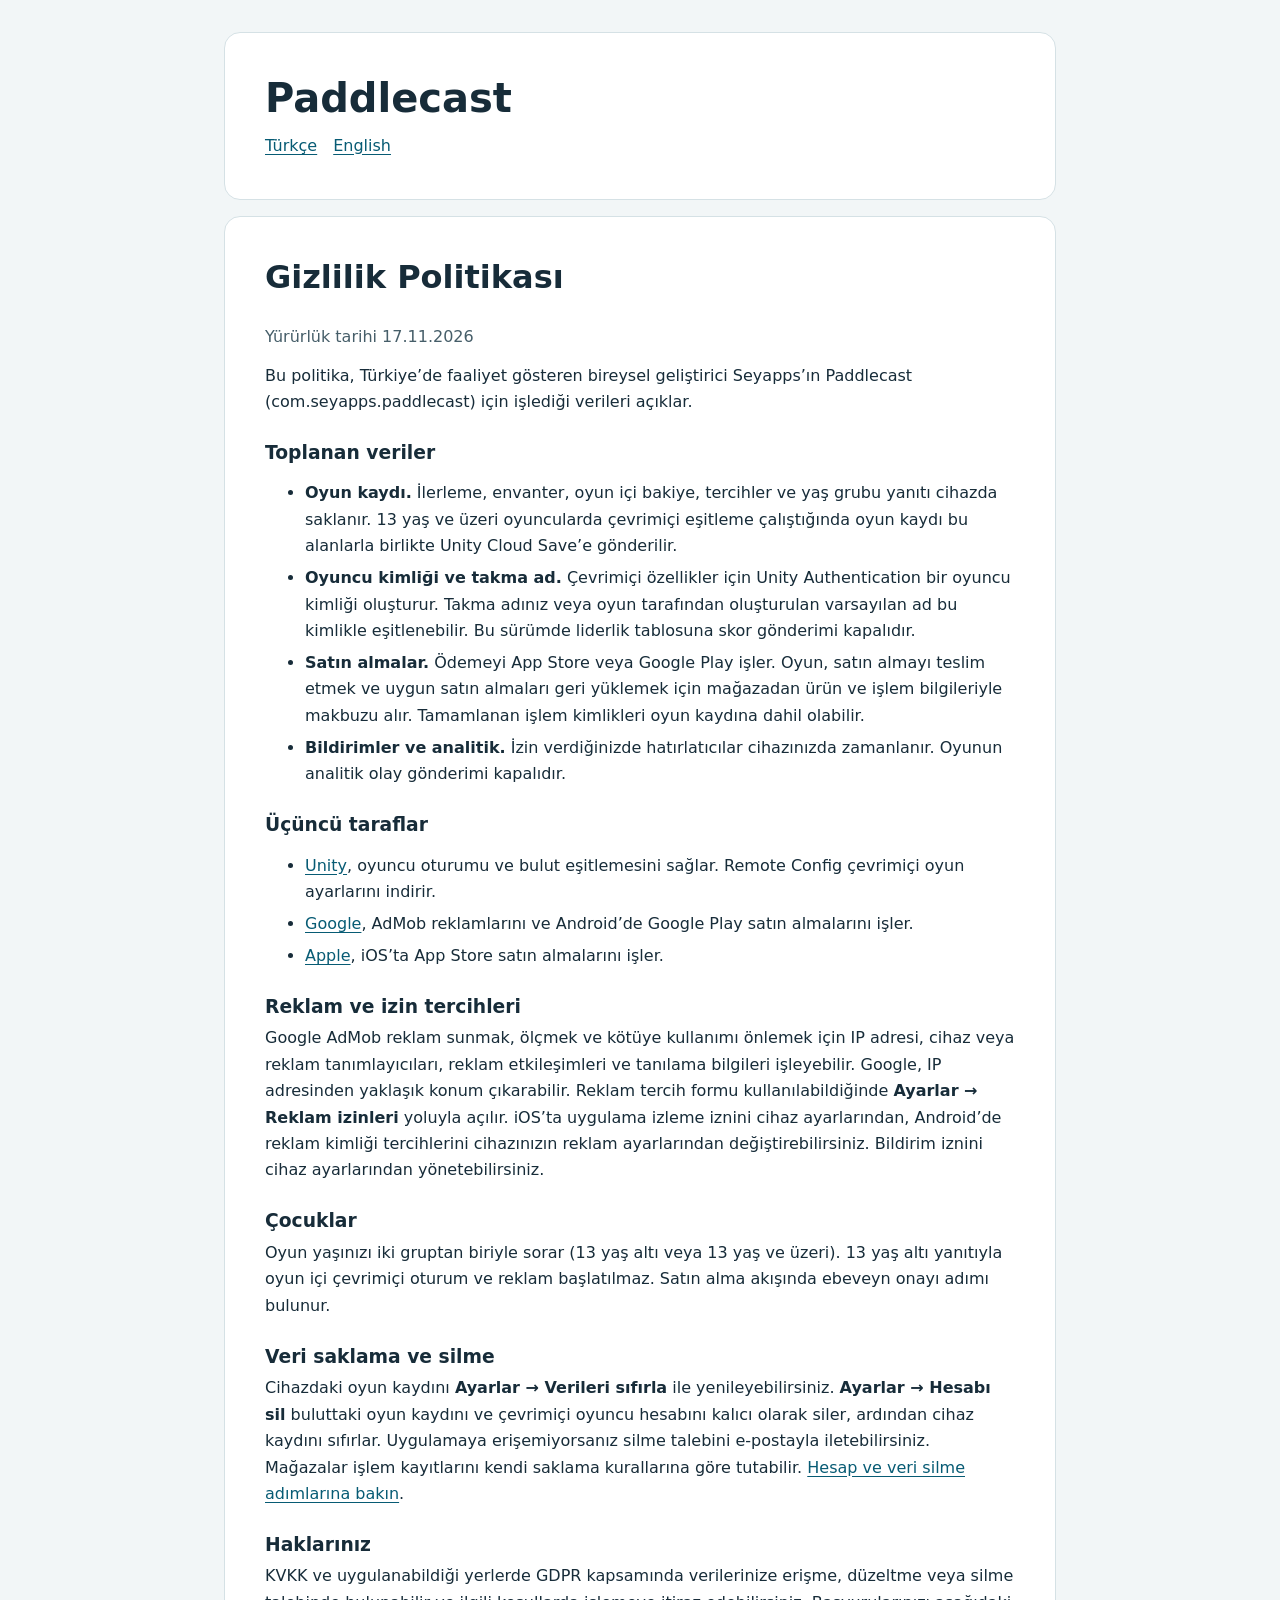
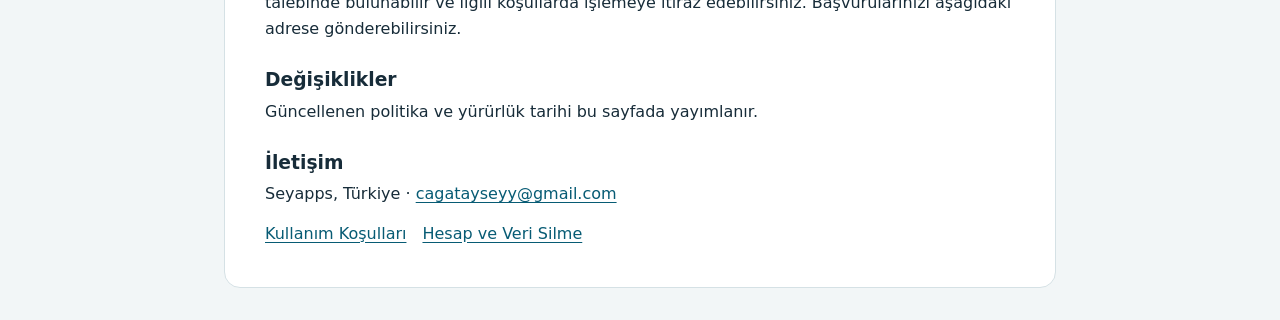
<file: index.html>
<!doctype html>
<html lang="tr">
<head>
<meta charset="utf-8">
<meta name="viewport" content="width=device-width, initial-scale=1">
<title>Paddlecast | Gizlilik Politikası</title>
<link rel="stylesheet" href="style.css">
</head>
<body>
<main>
<header>
<h1>Paddlecast</h1>
<nav aria-label="Dil / Language">
<a href="index.html" lang="tr">Türkçe</a>
<a href="privacy-en.html" lang="en">English</a>
</nav>
</header>
<article id="tr" lang="tr" tabindex="-1">
<h2>Gizlilik Politikası</h2>
<p class="meta">Yürürlük tarihi <time datetime="2026-11-17">17.11.2026</time></p>
<p>Bu politika, Türkiye’de faaliyet gösteren bireysel geliştirici Seyapps’ın Paddlecast (com.seyapps.paddlecast) için işlediği verileri açıklar.</p>
<h3>Toplanan veriler</h3>
<ul>
<li><strong>Oyun kaydı.</strong> İlerleme, envanter, oyun içi bakiye, tercihler ve yaş grubu yanıtı cihazda saklanır. 13 yaş ve üzeri oyuncularda çevrimiçi eşitleme çalıştığında oyun kaydı bu alanlarla birlikte Unity Cloud Save’e gönderilir.</li>
<li><strong>Oyuncu kimliği ve takma ad.</strong> Çevrimiçi özellikler için Unity Authentication bir oyuncu kimliği oluşturur. Takma adınız veya oyun tarafından oluşturulan varsayılan ad bu kimlikle eşitlenebilir. Bu sürümde liderlik tablosuna skor gönderimi kapalıdır.</li>
<li><strong>Satın almalar.</strong> Ödemeyi App Store veya Google Play işler. Oyun, satın almayı teslim etmek ve uygun satın almaları geri yüklemek için mağazadan ürün ve işlem bilgileriyle makbuzu alır. Tamamlanan işlem kimlikleri oyun kaydına dahil olabilir.</li>
<li><strong>Bildirimler ve analitik.</strong> İzin verdiğinizde hatırlatıcılar cihazınızda zamanlanır. Oyunun analitik olay gönderimi kapalıdır.</li>
</ul>
<h3>Üçüncü taraflar</h3>
<ul>
<li><a href="https://unity.com/legal/game-player-and-app-user-privacy-policy">Unity</a>, oyuncu oturumu ve bulut eşitlemesini sağlar. Remote Config çevrimiçi oyun ayarlarını indirir.</li>
<li><a href="https://policies.google.com/privacy">Google</a>, AdMob reklamlarını ve Android’de Google Play satın almalarını işler.</li>
<li><a href="https://www.apple.com/legal/privacy/">Apple</a>, iOS’ta App Store satın almalarını işler.</li>
</ul>
<h3>Reklam ve izin tercihleri</h3>
<p>Google AdMob reklam sunmak, ölçmek ve kötüye kullanımı önlemek için IP adresi, cihaz veya reklam tanımlayıcıları, reklam etkileşimleri ve tanılama bilgileri işleyebilir. Google, IP adresinden yaklaşık konum çıkarabilir. Reklam tercih formu kullanılabildiğinde <strong>Ayarlar → Reklam izinleri</strong> yoluyla açılır. iOS’ta uygulama izleme iznini cihaz ayarlarından, Android’de reklam kimliği tercihlerini cihazınızın reklam ayarlarından değiştirebilirsiniz. Bildirim iznini cihaz ayarlarından yönetebilirsiniz.</p>
<h3>Çocuklar</h3>
<p>Oyun yaşınızı iki gruptan biriyle sorar (13 yaş altı veya 13 yaş ve üzeri). 13 yaş altı yanıtıyla oyun içi çevrimiçi oturum ve reklam başlatılmaz. Satın alma akışında ebeveyn onayı adımı bulunur.</p>
<h3>Veri saklama ve silme</h3>
<p>Cihazdaki oyun kaydını <strong>Ayarlar → Verileri sıfırla</strong> ile yenileyebilirsiniz. <strong>Ayarlar → Hesabı sil</strong> buluttaki oyun kaydını ve çevrimiçi oyuncu hesabını kalıcı olarak siler, ardından cihaz kaydını sıfırlar. Uygulamaya erişemiyorsanız silme talebini e-postayla iletebilirsiniz. Mağazalar işlem kayıtlarını kendi saklama kurallarına göre tutabilir. <a href="delete-account.html#tr">Hesap ve veri silme adımlarına bakın</a>.</p>
<h3>Haklarınız</h3>
<p>KVKK ve uygulanabildiği yerlerde GDPR kapsamında verilerinize erişme, düzeltme veya silme talebinde bulunabilir ve ilgili koşullarda işlemeye itiraz edebilirsiniz. Başvurularınızı aşağıdaki adrese gönderebilirsiniz.</p>
<h3>Değişiklikler</h3>
<p>Güncellenen politika ve yürürlük tarihi bu sayfada yayımlanır.</p>
<h3>İletişim</h3>
<p>Seyapps, Türkiye · <a href="mailto:cagatayseyy@gmail.com">cagatayseyy@gmail.com</a></p>
<nav><a href="terms.html#tr">Kullanım Koşulları</a> <a href="delete-account.html#tr">Hesap ve Veri Silme</a></nav>
</article>
</main>
</body>
</html>
</file>
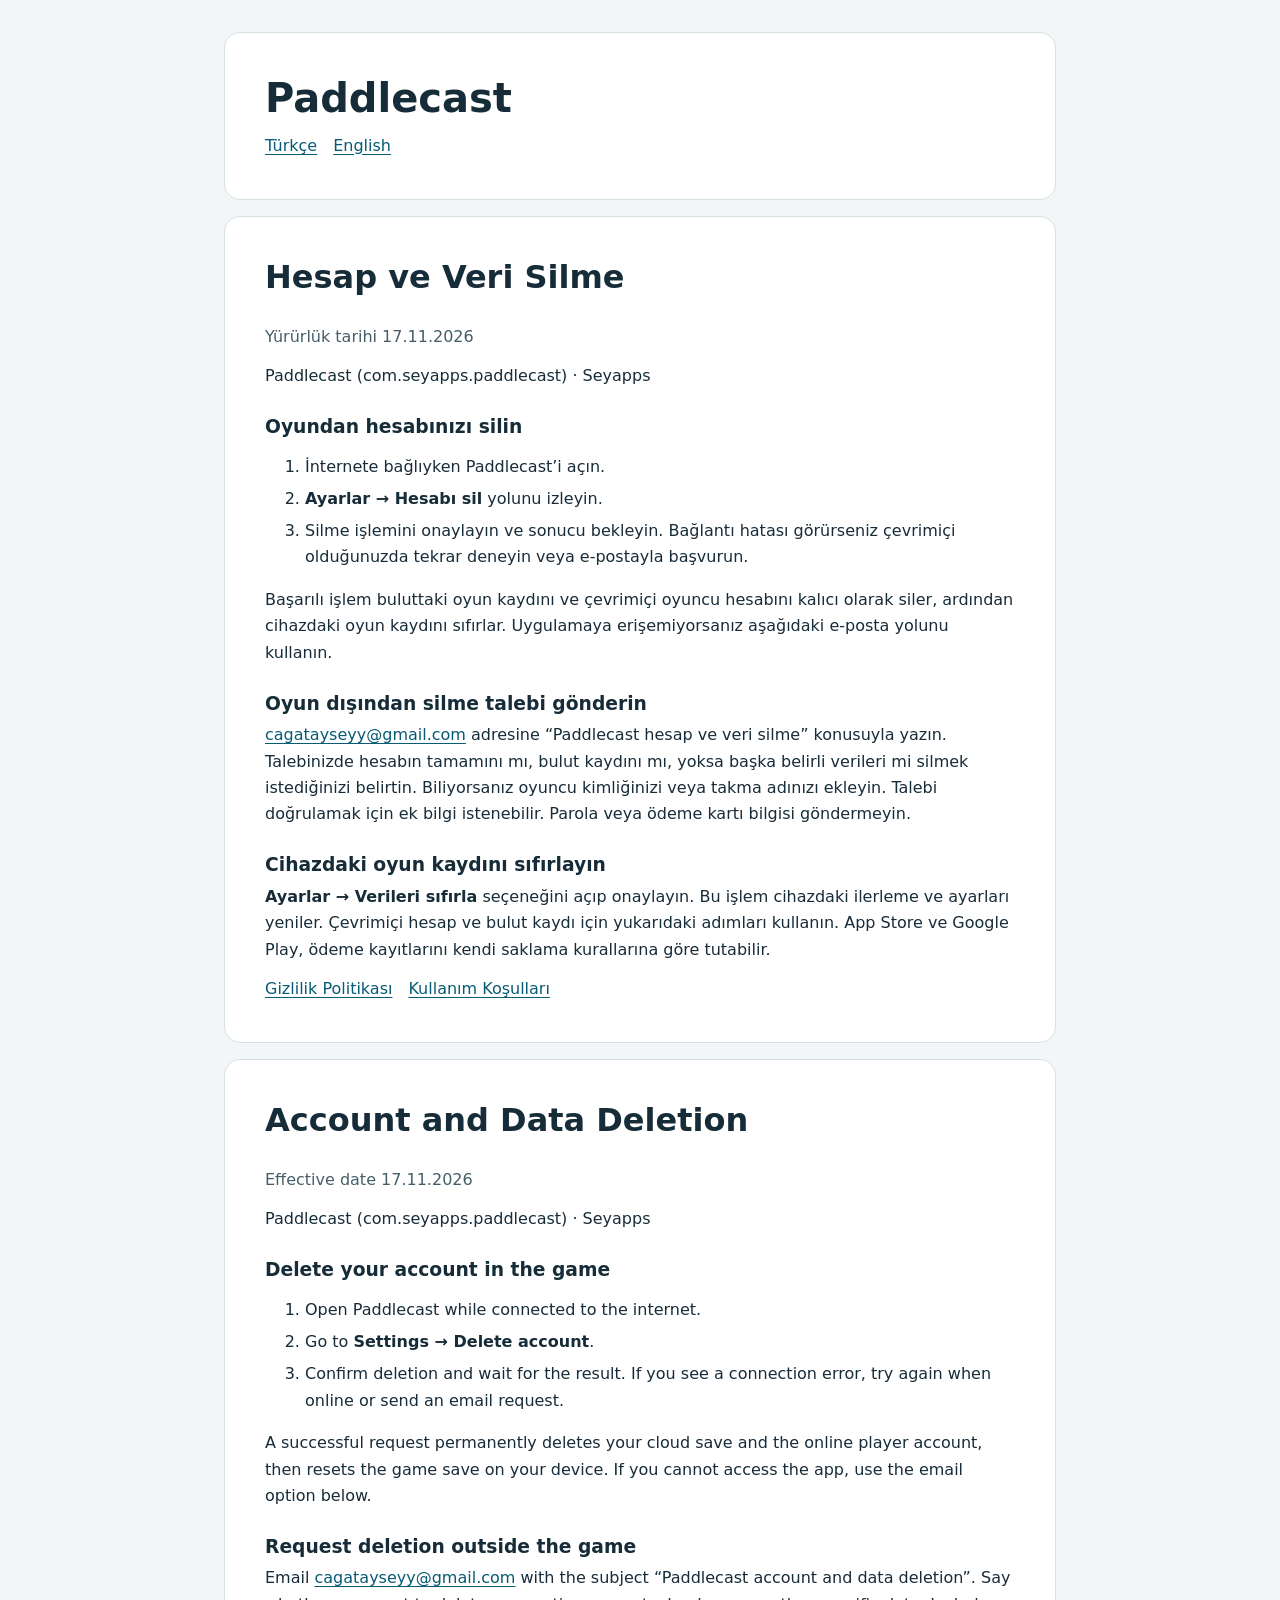
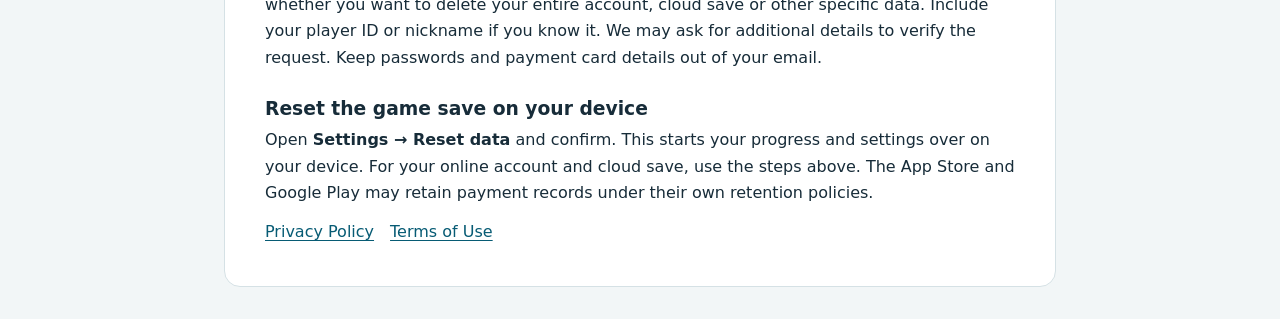
<file: delete-account.html>
<!doctype html>
<html lang="tr">
<head>
  <meta charset="utf-8">
  <meta name="viewport" content="width=device-width, initial-scale=1">
  <title>Paddlecast | Hesap ve Veri Silme / Account and Data Deletion</title>
  <style>
:root { color-scheme: light; font-family: system-ui, sans-serif; color: #172c39; background: #f2f6f7; }
* { box-sizing: border-box; }
body { margin: 0; line-height: 1.65; }
main { width: min(100% - 2rem, 52rem); margin: 2rem auto; }
header, article { background: #fff; padding: clamp(1rem, 4vw, 2.5rem); border: 1px solid #d5e1e5; border-radius: 1rem; }
article { margin-top: 1rem; scroll-margin-top: 1rem; }
h1, h2, h3 { line-height: 1.25; }
h1 { margin: 0 0 .6rem; font-size: clamp(1.6rem, 5vw, 2.5rem); }
h2 { font-size: clamp(1.4rem, 4vw, 2rem); margin-top: 0; }
h3 { margin: 1.6rem 0 .35rem; }
p { margin: .45rem 0 .8rem; }
a { color: #075b74; text-underline-offset: .18em; overflow-wrap: anywhere; }
a:focus-visible { outline: 2px solid #075b74; outline-offset: 4px; }
nav { display: flex; flex-wrap: wrap; gap: .45rem 1rem; }
li + li { margin-top: .35rem; }
.meta { color: #465e69; }
</style>
</head>
<body>
<main>
<header>
  <h1>Paddlecast</h1>
  <nav aria-label="Dil / Language">
    <a href="#tr" lang="tr">Türkçe</a>
    <a href="#en" lang="en">English</a>
  </nav>
</header>
<article id="tr" lang="tr" tabindex="-1">
  <h2>Hesap ve Veri Silme</h2>
  <p class="meta">Yürürlük tarihi <time datetime="2026-11-17">17.11.2026</time></p>
<p>Paddlecast (com.seyapps.paddlecast) · Seyapps</p>
  <h3>Oyundan hesabınızı silin</h3>
  <ol>
    <li>İnternete bağlıyken Paddlecast’i açın.</li>
    <li><strong>Ayarlar → Hesabı sil</strong> yolunu izleyin.</li>
    <li>Silme işlemini onaylayın ve sonucu bekleyin. Bağlantı hatası görürseniz çevrimiçi olduğunuzda tekrar deneyin veya e-postayla başvurun.</li>
  </ol>
  <p>Başarılı işlem buluttaki oyun kaydını ve çevrimiçi oyuncu hesabını kalıcı olarak siler, ardından cihazdaki oyun kaydını sıfırlar. Uygulamaya erişemiyorsanız aşağıdaki e-posta yolunu kullanın.</p>
  <h3>Oyun dışından silme talebi gönderin</h3>
  <p><a href="mailto:cagatayseyy@gmail.com">cagatayseyy@gmail.com</a> adresine “Paddlecast hesap ve veri silme” konusuyla yazın. Talebinizde hesabın tamamını mı, bulut kaydını mı, yoksa başka belirli verileri mi silmek istediğinizi belirtin. Biliyorsanız oyuncu kimliğinizi veya takma adınızı ekleyin. Talebi doğrulamak için ek bilgi istenebilir. Parola veya ödeme kartı bilgisi göndermeyin.</p>
  <h3>Cihazdaki oyun kaydını sıfırlayın</h3>
  <p><strong>Ayarlar → Verileri sıfırla</strong> seçeneğini açıp onaylayın. Bu işlem cihazdaki ilerleme ve ayarları yeniler. Çevrimiçi hesap ve bulut kaydı için yukarıdaki adımları kullanın. App Store ve Google Play, ödeme kayıtlarını kendi saklama kurallarına göre tutabilir.</p>
  <nav><a href="index.html#tr">Gizlilik Politikası</a> <a href="terms.html#tr">Kullanım Koşulları</a></nav>
</article>
<article id="en" lang="en" tabindex="-1">
  <h2>Account and Data Deletion</h2>
  <p class="meta">Effective date <time datetime="2026-11-17">17.11.2026</time></p>
<p>Paddlecast (com.seyapps.paddlecast) · Seyapps</p>
  <h3>Delete your account in the game</h3>
  <ol>
    <li>Open Paddlecast while connected to the internet.</li>
    <li>Go to <strong>Settings → Delete account</strong>.</li>
    <li>Confirm deletion and wait for the result. If you see a connection error, try again when online or send an email request.</li>
  </ol>
  <p>A successful request permanently deletes your cloud save and the online player account, then resets the game save on your device. If you cannot access the app, use the email option below.</p>
  <h3>Request deletion outside the game</h3>
  <p>Email <a href="mailto:cagatayseyy@gmail.com">cagatayseyy@gmail.com</a> with the subject “Paddlecast account and data deletion”. Say whether you want to delete your entire account, cloud save or other specific data. Include your player ID or nickname if you know it. We may ask for additional details to verify the request. Keep passwords and payment card details out of your email.</p>
  <h3>Reset the game save on your device</h3>
  <p>Open <strong>Settings → Reset data</strong> and confirm. This starts your progress and settings over on your device. For your online account and cloud save, use the steps above. The App Store and Google Play may retain payment records under their own retention policies.</p>
  <nav><a href="index.html#en">Privacy Policy</a> <a href="terms.html#en">Terms of Use</a></nav>
</article>
</main>
</body>
</html>
</file>
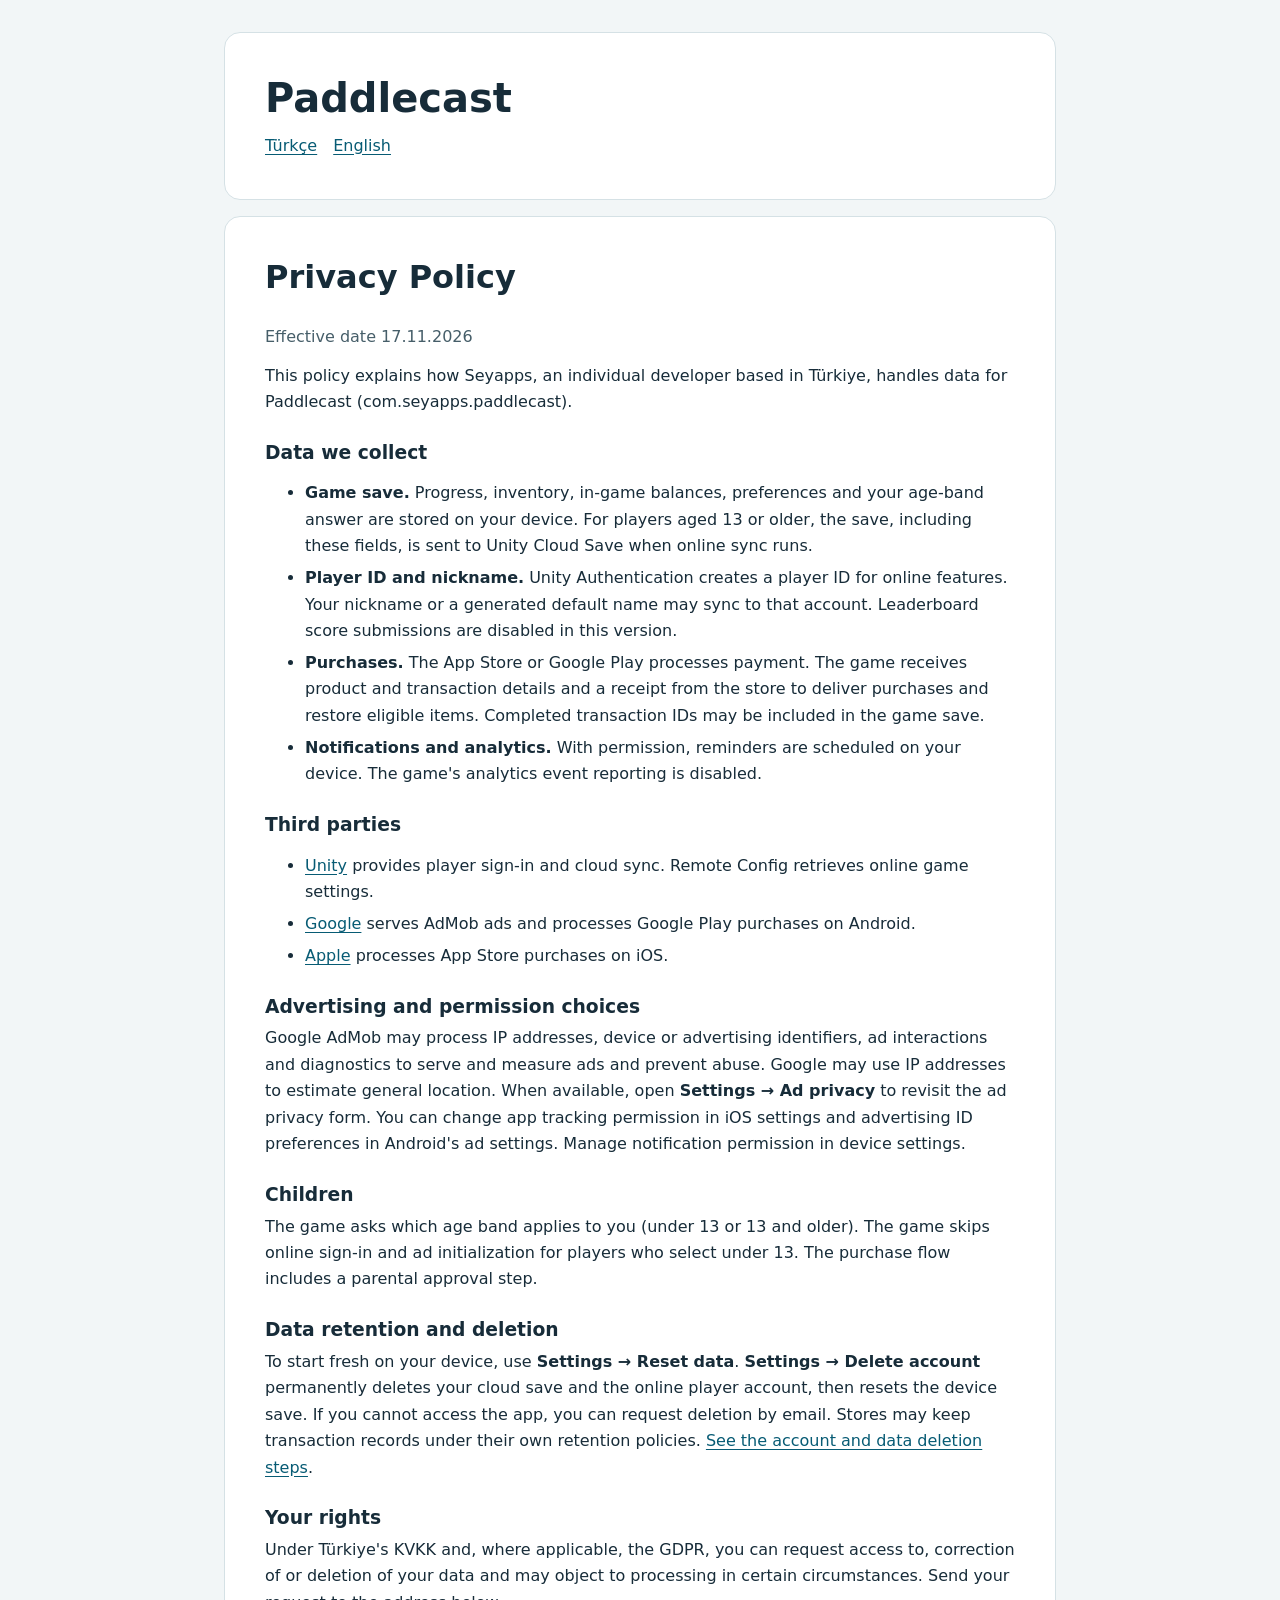
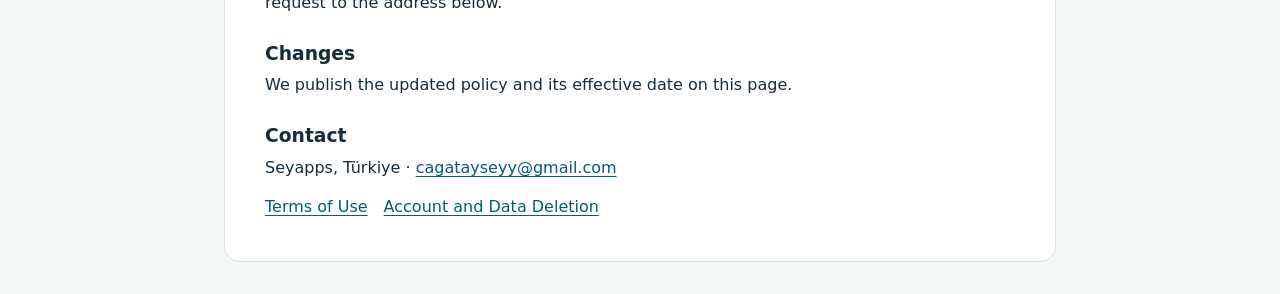
<file: privacy-en.html>
<!doctype html>
<html lang="en">
<head>
<meta charset="utf-8">
<meta name="viewport" content="width=device-width, initial-scale=1">
<title>Paddlecast | Privacy Policy</title>
<link rel="stylesheet" href="style.css">
</head>
<body>
<main>
<header>
<h1>Paddlecast</h1>
<nav aria-label="Dil / Language">
<a href="index.html" lang="tr">Türkçe</a>
<a href="privacy-en.html" lang="en">English</a>
</nav>
</header>
<article id="en" lang="en" tabindex="-1">
<h2>Privacy Policy</h2>
<p class="meta">Effective date <time datetime="2026-11-17">17.11.2026</time></p>
<p>This policy explains how Seyapps, an individual developer based in Türkiye, handles data for Paddlecast (com.seyapps.paddlecast).</p>
<h3>Data we collect</h3>
<ul>
<li><strong>Game save.</strong> Progress, inventory, in-game balances, preferences and your age-band answer are stored on your device. For players aged 13 or older, the save, including these fields, is sent to Unity Cloud Save when online sync runs.</li>
<li><strong>Player ID and nickname.</strong> Unity Authentication creates a player ID for online features. Your nickname or a generated default name may sync to that account. Leaderboard score submissions are disabled in this version.</li>
<li><strong>Purchases.</strong> The App Store or Google Play processes payment. The game receives product and transaction details and a receipt from the store to deliver purchases and restore eligible items. Completed transaction IDs may be included in the game save.</li>
<li><strong>Notifications and analytics.</strong> With permission, reminders are scheduled on your device. The game's analytics event reporting is disabled.</li>
</ul>
<h3>Third parties</h3>
<ul>
<li><a href="https://unity.com/legal/game-player-and-app-user-privacy-policy">Unity</a> provides player sign-in and cloud sync. Remote Config retrieves online game settings.</li>
<li><a href="https://policies.google.com/privacy">Google</a> serves AdMob ads and processes Google Play purchases on Android.</li>
<li><a href="https://www.apple.com/legal/privacy/">Apple</a> processes App Store purchases on iOS.</li>
</ul>
<h3>Advertising and permission choices</h3>
<p>Google AdMob may process IP addresses, device or advertising identifiers, ad interactions and diagnostics to serve and measure ads and prevent abuse. Google may use IP addresses to estimate general location. When available, open <strong>Settings → Ad privacy</strong> to revisit the ad privacy form. You can change app tracking permission in iOS settings and advertising ID preferences in Android's ad settings. Manage notification permission in device settings.</p>
<h3>Children</h3>
<p>The game asks which age band applies to you (under 13 or 13 and older). The game skips online sign-in and ad initialization for players who select under 13. The purchase flow includes a parental approval step.</p>
<h3>Data retention and deletion</h3>
<p>To start fresh on your device, use <strong>Settings → Reset data</strong>. <strong>Settings → Delete account</strong> permanently deletes your cloud save and the online player account, then resets the device save. If you cannot access the app, you can request deletion by email. Stores may keep transaction records under their own retention policies. <a href="delete-account.html#en">See the account and data deletion steps</a>.</p>
<h3>Your rights</h3>
<p>Under Türkiye's KVKK and, where applicable, the GDPR, you can request access to, correction of or deletion of your data and may object to processing in certain circumstances. Send your request to the address below.</p>
<h3>Changes</h3>
<p>We publish the updated policy and its effective date on this page.</p>
<h3>Contact</h3>
<p>Seyapps, Türkiye · <a href="mailto:cagatayseyy@gmail.com">cagatayseyy@gmail.com</a></p>
<nav><a href="terms.html#en">Terms of Use</a> <a href="delete-account.html#en">Account and Data Deletion</a></nav>
</article>
</main>
</body>
</html>
</file>
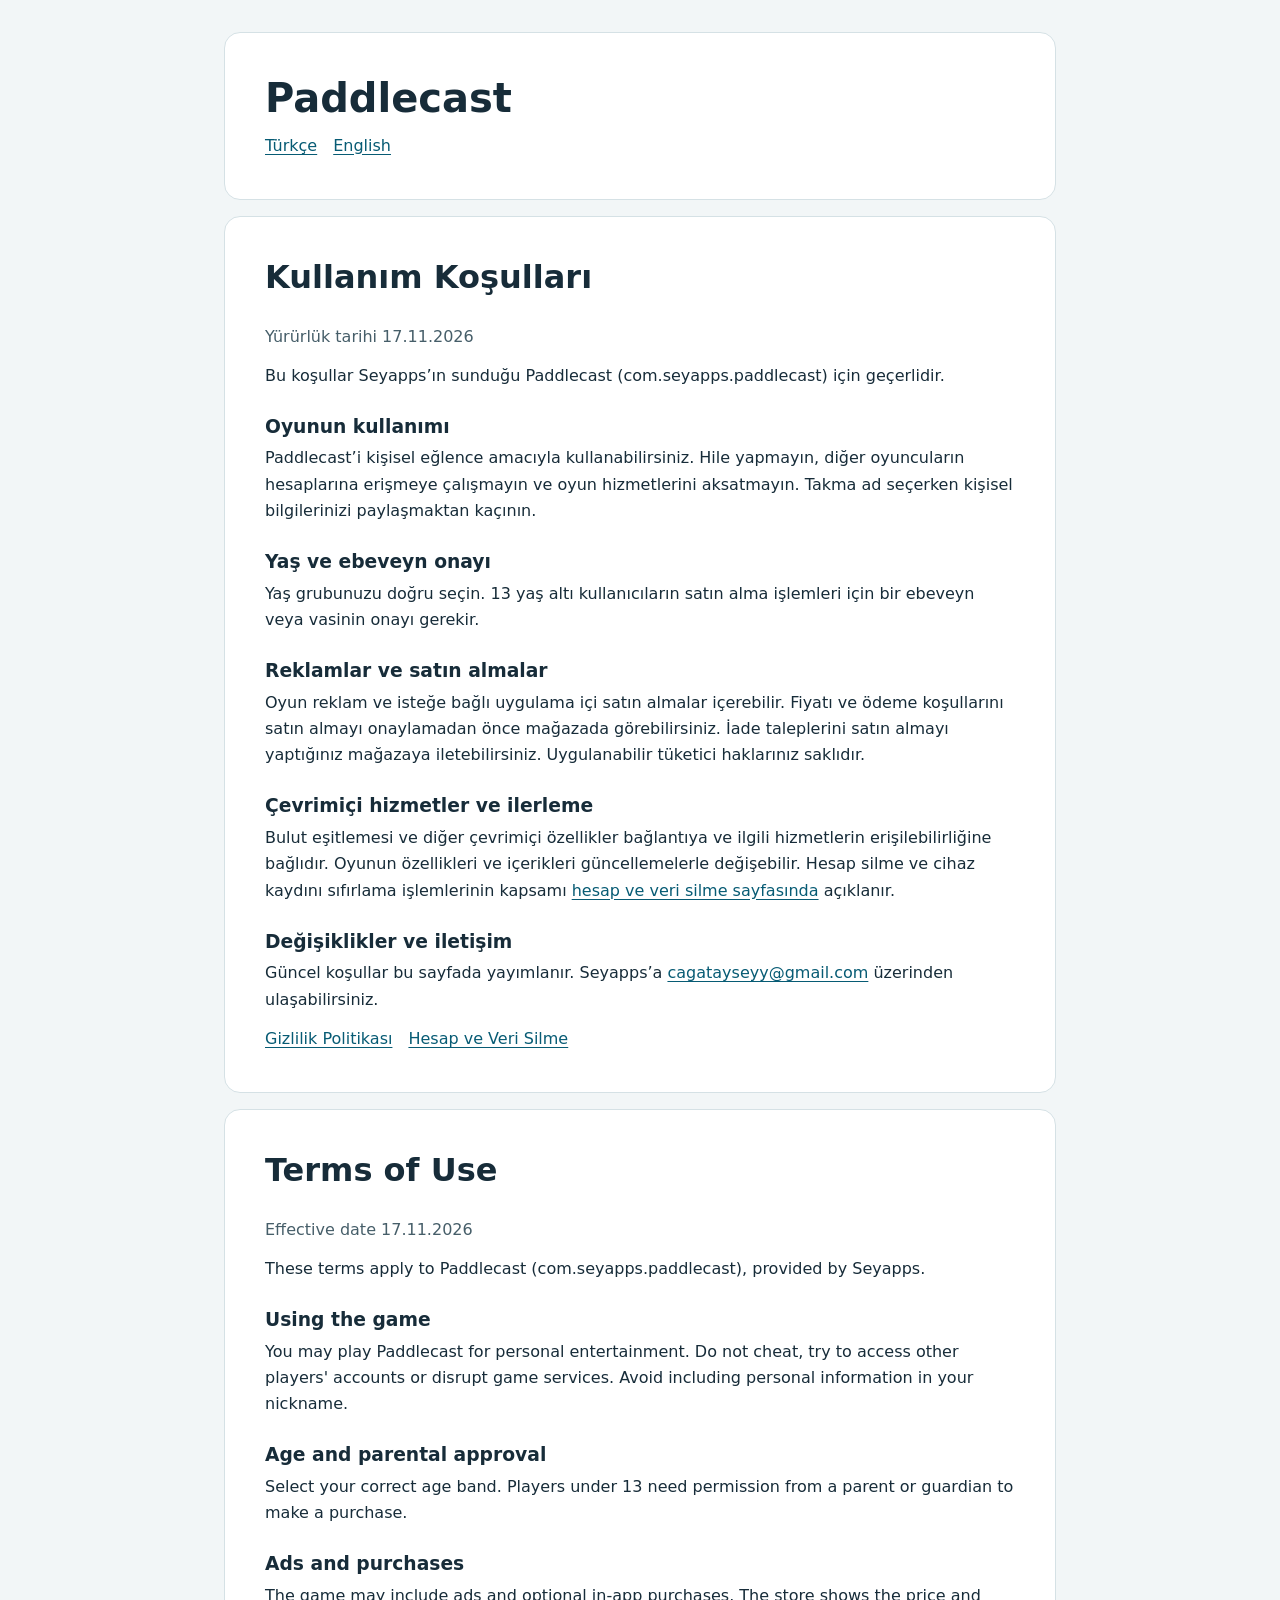
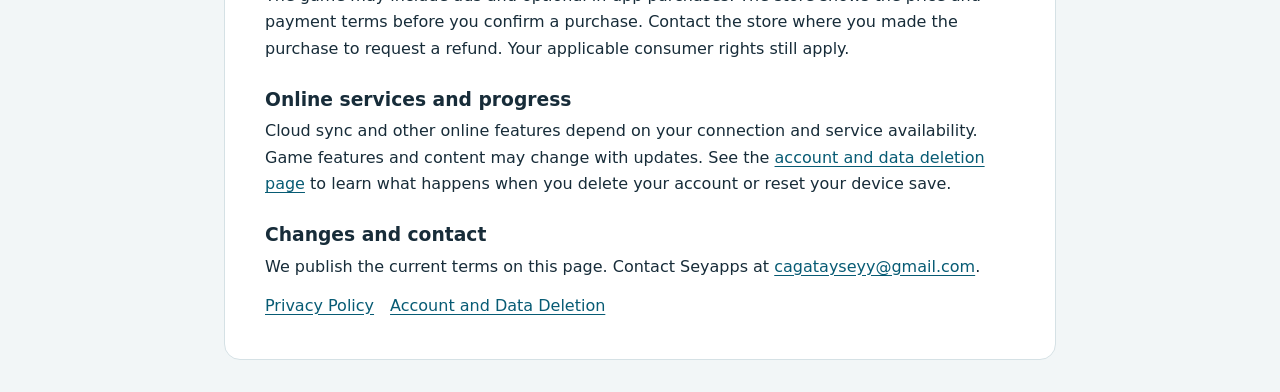
<file: terms.html>
<!doctype html>
<html lang="tr">
<head>
  <meta charset="utf-8">
  <meta name="viewport" content="width=device-width, initial-scale=1">
  <title>Paddlecast | Kullanım Koşulları / Terms of Use</title>
  <style>
:root { color-scheme: light; font-family: system-ui, sans-serif; color: #172c39; background: #f2f6f7; }
* { box-sizing: border-box; }
body { margin: 0; line-height: 1.65; }
main { width: min(100% - 2rem, 52rem); margin: 2rem auto; }
header, article { background: #fff; padding: clamp(1rem, 4vw, 2.5rem); border: 1px solid #d5e1e5; border-radius: 1rem; }
article { margin-top: 1rem; scroll-margin-top: 1rem; }
h1, h2, h3 { line-height: 1.25; }
h1 { margin: 0 0 .6rem; font-size: clamp(1.6rem, 5vw, 2.5rem); }
h2 { font-size: clamp(1.4rem, 4vw, 2rem); margin-top: 0; }
h3 { margin: 1.6rem 0 .35rem; }
p { margin: .45rem 0 .8rem; }
a { color: #075b74; text-underline-offset: .18em; overflow-wrap: anywhere; }
a:focus-visible { outline: 2px solid #075b74; outline-offset: 4px; }
nav { display: flex; flex-wrap: wrap; gap: .45rem 1rem; }
li + li { margin-top: .35rem; }
.meta { color: #465e69; }
</style>
</head>
<body>
<main>
<header>
  <h1>Paddlecast</h1>
  <nav aria-label="Dil / Language">
    <a href="#tr" lang="tr">Türkçe</a>
    <a href="#en" lang="en">English</a>
  </nav>
</header>
<article id="tr" lang="tr" tabindex="-1">
  <h2>Kullanım Koşulları</h2>
  <p class="meta">Yürürlük tarihi <time datetime="2026-11-17">17.11.2026</time></p>
<p>Bu koşullar Seyapps’ın sunduğu Paddlecast (com.seyapps.paddlecast) için geçerlidir.</p>
  <h3>Oyunun kullanımı</h3>
  <p>Paddlecast’i kişisel eğlence amacıyla kullanabilirsiniz. Hile yapmayın, diğer oyuncuların hesaplarına erişmeye çalışmayın ve oyun hizmetlerini aksatmayın. Takma ad seçerken kişisel bilgilerinizi paylaşmaktan kaçının.</p>
  <h3>Yaş ve ebeveyn onayı</h3>
  <p>Yaş grubunuzu doğru seçin. 13 yaş altı kullanıcıların satın alma işlemleri için bir ebeveyn veya vasinin onayı gerekir.</p>
  <h3>Reklamlar ve satın almalar</h3>
  <p>Oyun reklam ve isteğe bağlı uygulama içi satın almalar içerebilir. Fiyatı ve ödeme koşullarını satın almayı onaylamadan önce mağazada görebilirsiniz. İade taleplerini satın almayı yaptığınız mağazaya iletebilirsiniz. Uygulanabilir tüketici haklarınız saklıdır.</p>
  <h3>Çevrimiçi hizmetler ve ilerleme</h3>
  <p>Bulut eşitlemesi ve diğer çevrimiçi özellikler bağlantıya ve ilgili hizmetlerin erişilebilirliğine bağlıdır. Oyunun özellikleri ve içerikleri güncellemelerle değişebilir. Hesap silme ve cihaz kaydını sıfırlama işlemlerinin kapsamı <a href="delete-account.html#tr">hesap ve veri silme sayfasında</a> açıklanır.</p>
  <h3>Değişiklikler ve iletişim</h3>
  <p>Güncel koşullar bu sayfada yayımlanır. Seyapps’a <a href="mailto:cagatayseyy@gmail.com">cagatayseyy@gmail.com</a> üzerinden ulaşabilirsiniz.</p>
  <nav><a href="index.html#tr">Gizlilik Politikası</a> <a href="delete-account.html#tr">Hesap ve Veri Silme</a></nav>
</article>
<article id="en" lang="en" tabindex="-1">
  <h2>Terms of Use</h2>
  <p class="meta">Effective date <time datetime="2026-11-17">17.11.2026</time></p>
<p>These terms apply to Paddlecast (com.seyapps.paddlecast), provided by Seyapps.</p>
  <h3>Using the game</h3>
  <p>You may play Paddlecast for personal entertainment. Do not cheat, try to access other players' accounts or disrupt game services. Avoid including personal information in your nickname.</p>
  <h3>Age and parental approval</h3>
  <p>Select your correct age band. Players under 13 need permission from a parent or guardian to make a purchase.</p>
  <h3>Ads and purchases</h3>
  <p>The game may include ads and optional in-app purchases. The store shows the price and payment terms before you confirm a purchase. Contact the store where you made the purchase to request a refund. Your applicable consumer rights still apply.</p>
  <h3>Online services and progress</h3>
  <p>Cloud sync and other online features depend on your connection and service availability. Game features and content may change with updates. See the <a href="delete-account.html#en">account and data deletion page</a> to learn what happens when you delete your account or reset your device save.</p>
  <h3>Changes and contact</h3>
  <p>We publish the current terms on this page. Contact Seyapps at <a href="mailto:cagatayseyy@gmail.com">cagatayseyy@gmail.com</a>.</p>
  <nav><a href="index.html#en">Privacy Policy</a> <a href="delete-account.html#en">Account and Data Deletion</a></nav>
</article>
</main>
</body>
</html>
</file>
<file: style.css>
:root { color-scheme: light; font-family: system-ui, sans-serif; color: #172c39; background: #f2f6f7; }
* { box-sizing: border-box; }
body { margin: 0; line-height: 1.65; }
main { width: min(100% - 2rem, 52rem); margin: 2rem auto; }
header, article { background: #fff; padding: clamp(1rem, 4vw, 2.5rem); border: 1px solid #d5e1e5; border-radius: 1rem; }
article { margin-top: 1rem; scroll-margin-top: 1rem; }
h1, h2, h3 { line-height: 1.25; }
h1 { margin: 0 0 .6rem; font-size: clamp(1.6rem, 5vw, 2.5rem); }
h2 { font-size: clamp(1.4rem, 4vw, 2rem); margin-top: 0; }
h3 { margin: 1.6rem 0 .35rem; }
p { margin: .45rem 0 .8rem; }
a { color: #075b74; text-underline-offset: .18em; overflow-wrap: anywhere; }
a:focus-visible { outline: 2px solid #075b74; outline-offset: 4px; }
nav { display: flex; flex-wrap: wrap; gap: .45rem 1rem; }
li + li { margin-top: .35rem; }
.meta { color: #465e69; }
</file>
